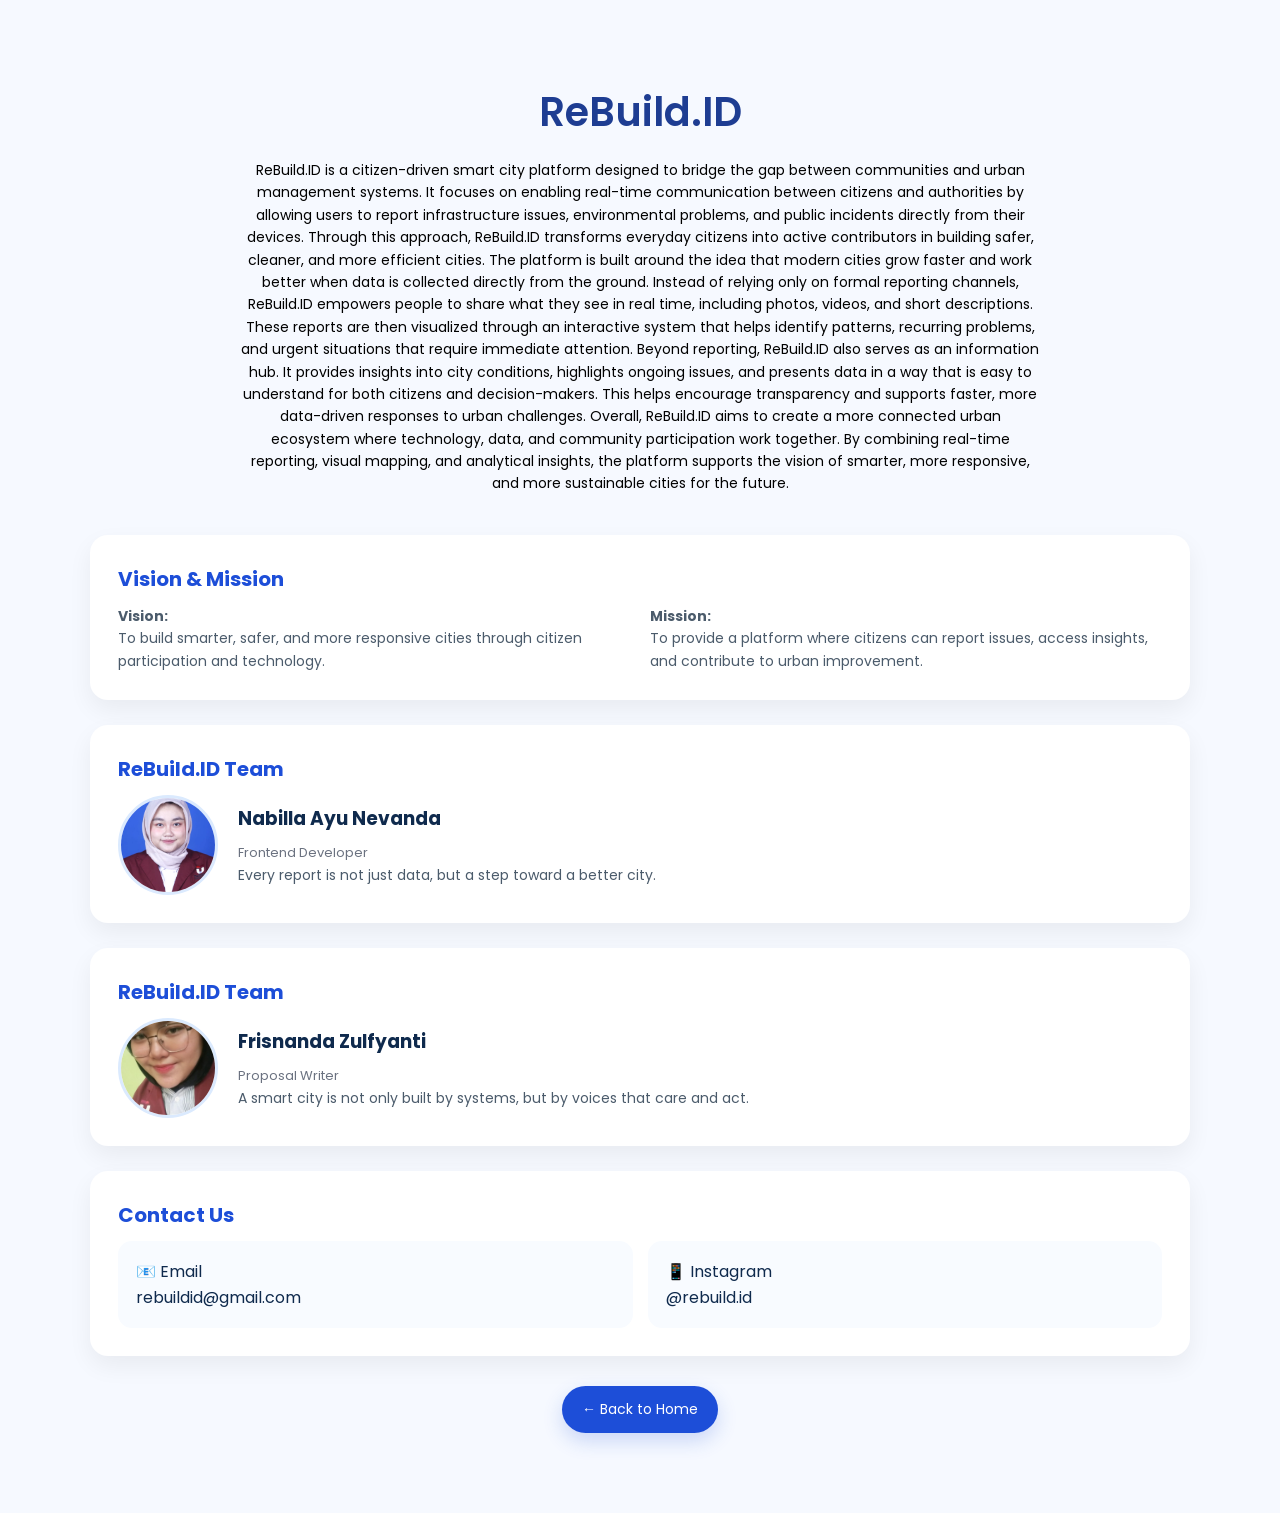
<file: about.html>
<!doctype html>
<html lang="en">
  <head>
    <meta charset="UTF-8" />
    <meta name="viewport" content="width=device-width, initial-scale=1.0" />
    <title>About - ReBuild.ID</title>

    <link
      href="https://fonts.googleapis.com/css2?family=Poppins:wght@300;400;500;600&display=swap"
      rel="stylesheet"
    />

    <style>
      * {
        margin: 0;
        padding: 0;
        box-sizing: border-box;
        font-family: "Poppins", sans-serif;
      }
      body {
        background: #f6f9ff;
        color: #0f2a4d;
        line-height: 1.6;
      }
      section {
        padding: 80px 20px;
      }
      .container {
        max-width: 1100px;
        margin: auto;
      }
      .title {
        text-align: center;
        margin-bottom: 40px;
      }
      .title h1 {
        font-size: 40px;
        color: #1e3d92;
        font-weight: 600;
      }
      .title p {
        max-width: 800px;
        margin: 15px auto 0;
        font-size: 14px;
        color: #000000;
      }
      .card {
        background: #fff;
        border-radius: 18px;
        padding: 28px;
        margin-bottom: 25px;
        box-shadow: 0 10px 25px rgba(0, 0, 0, 0.06);
        transition: 0.3s;
      }

      .card:hover {
        transform: translateY(-5px);
        box-shadow: 0 18px 35px rgba(0, 0, 0, 0.1);
      }

      .card h2 {
        color: #1d4ed8;
        margin-bottom: 10px;
        font-size: 20px;
      }

      .card p {
        font-size: 14px;
        color: #4b5b6b;
      }

      .vm-grid {
        display: grid;
        grid-template-columns: 1fr 1fr;
        gap: 20px;
      }

      .dev {
        display: flex;
        gap: 20px;
        align-items: center;
      }

      .dev img {
        width: 100px;
        height: 100px;
        border-radius: 50%;
        object-fit: cover;
        border: 3px solid #dbeafe;
      }

      .dev-info h3 {
        margin-bottom: 5px;
      }

      .dev-info span {
        font-size: 13px;
        color: #6b7280;
      }
      .contact {
        display: grid;
        grid-template-columns: 1fr 1fr;
        gap: 15px;
      }

      .contact-box {
        background: #f8fbff;
        padding: 18px;
        border-radius: 14px;
        transition: 0.3s;
      }

      .contact-box:hover {
        transform: translateY(-4px);
      }
      @media (max-width: 768px) {
        .vm-grid {
          grid-template-columns: 1fr;
        }

        .contact {
          grid-template-columns: 1fr;
        }

        .dev {
          flex-direction: column;
          text-align: center;
        }

        .title h1 {
          font-size: 28px;
        }
      }
      .back-home {
        text-align: center;
        margin-top: 30px;
      }

      .back-btn {
        display: inline-block;
        padding: 12px 20px;
        background: #1d4ed8;
        color: white;
        text-decoration: none;
        border-radius: 30px;
        font-size: 14px;
        transition: 0.3s ease;
        box-shadow: 0 8px 20px rgba(29, 78, 216, 0.2);
      }

      .back-btn:hover {
        background: #0f2a4d;
        transform: translateY(-3px);
        box-shadow: 0 12px 25px rgba(15, 42, 77, 0.25);
      }
    </style>
  </head>
  <body>
    <section>
      <div class="container">
        <div class="title">
          <h1>ReBuild.ID</h1>

          <p>
            ReBuild.ID is a citizen-driven smart city platform designed to
            bridge the gap between communities and urban management systems. It
            focuses on enabling real-time communication between citizens and
            authorities by allowing users to report infrastructure issues,
            environmental problems, and public incidents directly from their
            devices. Through this approach, ReBuild.ID transforms everyday
            citizens into active contributors in building safer, cleaner, and
            more efficient cities. The platform is built around the idea that
            modern cities grow faster and work better when data is collected
            directly from the ground. Instead of relying only on formal
            reporting channels, ReBuild.ID empowers people to share what they
            see in real time, including photos, videos, and short descriptions.
            These reports are then visualized through an interactive system that
            helps identify patterns, recurring problems, and urgent situations
            that require immediate attention. Beyond reporting, ReBuild.ID also
            serves as an information hub. It provides insights into city
            conditions, highlights ongoing issues, and presents data in a way
            that is easy to understand for both citizens and decision-makers.
            This helps encourage transparency and supports faster, more
            data-driven responses to urban challenges. Overall, ReBuild.ID aims
            to create a more connected urban ecosystem where technology, data,
            and community participation work together. By combining real-time
            reporting, visual mapping, and analytical insights, the platform
            supports the vision of smarter, more responsive, and more
            sustainable cities for the future.
          </p>
        </div>
        <div class="card">
          <h2>Vision & Mission</h2>

          <div class="vm-grid">
            <p>
              <b>Vision:</b><br />
              To build smarter, safer, and more responsive cities through
              citizen participation and technology.
            </p>

            <p>
              <b>Mission:</b><br />
              To provide a platform where citizens can report issues, access
              insights, and contribute to urban improvement.
            </p>
          </div>
        </div>
        <div class="card">
          <h2>ReBuild.ID Team</h2>

          <div class="dev">
            <img src="dev.jpeg" />

            <div class="dev-info">
              <h3>Nabilla Ayu Nevanda</h3>
              <span>Frontend Developer</span>

              <p>
                Every report is not just data, but a step toward a better city.
              </p>
            </div>
          </div>
        </div>
        <div class="card">
          <h2>ReBuild.ID Team</h2>

          <div class="dev">
            <img src="dev2.png" />

            <div class="dev-info">
              <h3>Frisnanda Zulfyanti</h3>
              <span>Proposal Writer</span>

              <p>
                A smart city is not only built by systems, but by voices that care and act.
              </p>
            </div>
          </div>
        </div>

        <div class="card">
          <h2>Contact Us</h2>

          <div class="contact">
            <div class="contact-box">
              📧 Email<br />
              rebuildid@gmail.com
            </div>

            <div class="contact-box">
              📱 Instagram<br />
              @rebuild.id
            </div>
          </div>
        </div>
        <div class="back-home">
          <a href="index.html" class="back-btn">← Back to Home</a>
        </div>
      </div>
    </section>
  </body>
</html>
</file>
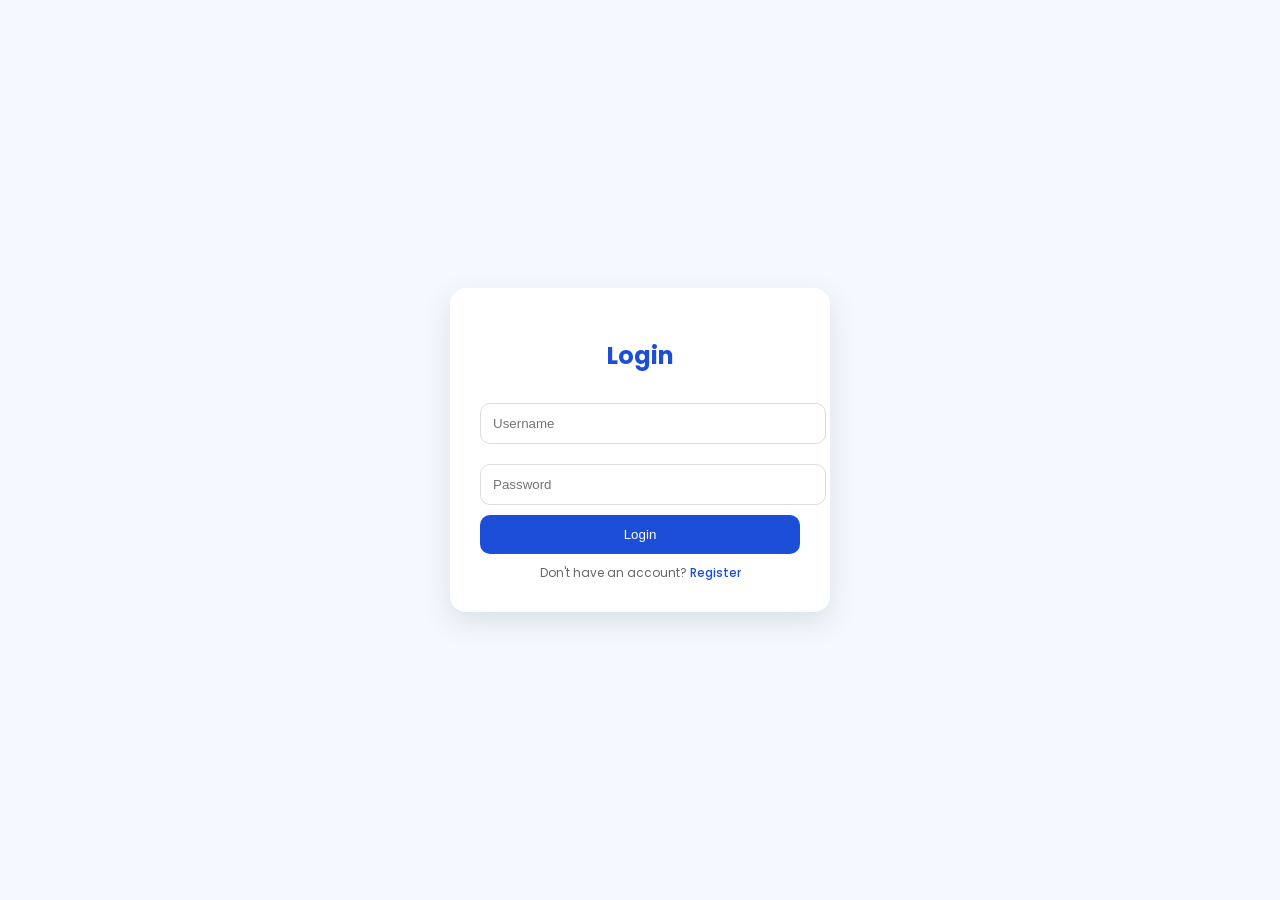
<file: login.html>
<!doctype html>
<html lang="en">
<head>
<meta charset="UTF-8" />
<meta name="viewport" content="width=device-width, initial-scale=1.0"/>
<title>Login - ReBuild.ID</title>
<link href="https://fonts.googleapis.com/css2?family=Poppins:wght@300;400;500;600&display=swap" rel="stylesheet">
<style>
body{
  margin:0;
  font-family:"Poppins",sans-serif;
  background:#f4f8ff;
  display:flex;
  justify-content:center;
  align-items:center;
  height:100vh;
}
.login-box{
  background:#fff;
  padding:30px;
  border-radius:16px;
  box-shadow:0 10px 30px rgba(0,0,0,0.1);
  width:320px;
}
.login-box h2{
  text-align:center;
  margin-bottom:20px;
  color:#1d4ed8;
}
input{
  width:100%;
  padding:12px;
  margin:10px 0;
  border:1px solid #ddd;
  border-radius:10px;
  outline:none;
}
button{
  width:100%;
  padding:12px;
  border:none;
  border-radius:10px;
  background:#1d4ed8;
  color:white;
  cursor:pointer;
  transition:0.3s;
}
button:hover{
  background:#0f2a4d;
}
.small{
  text-align:center;
  margin-top:10px;
  font-size:12px;
  color:#666;
}
.small a{
  color:#1d4ed8;
  text-decoration:none;
  font-weight:500;
}
.small a:hover{
  text-decoration:underline;
}
</style>
</head>
<body>
<div class="login-box">
  <h2>Login</h2>
  <input type="text" id="username" placeholder="Username">
  <input type="password" id="password" placeholder="Password">
  <button onclick="login()">Login</button>
  <div class="small">
  Don't have an account?
  <a href="register.html">Register</a>
</div>
</div>
<script>
function login(){
  const user = document.getElementById("username").value;
  const pass = document.getElementById("password").value;
  if(user && pass){
    alert("Login successful!");
    window.location.href = "index.html";
  }else{
    alert("Please fill in all fields!");
  }
}
function login(){
  const user = document.getElementById("username").value;
  const pass = document.getElementById("password").value;
  if(user && pass){
    localStorage.setItem("userRole","user");
    localStorage.setItem("username",user);
    window.location.href = "index.html";
  } else {
    alert("Please fill in all fields!");
  }
}
</script>
</body>
</html>
</file>
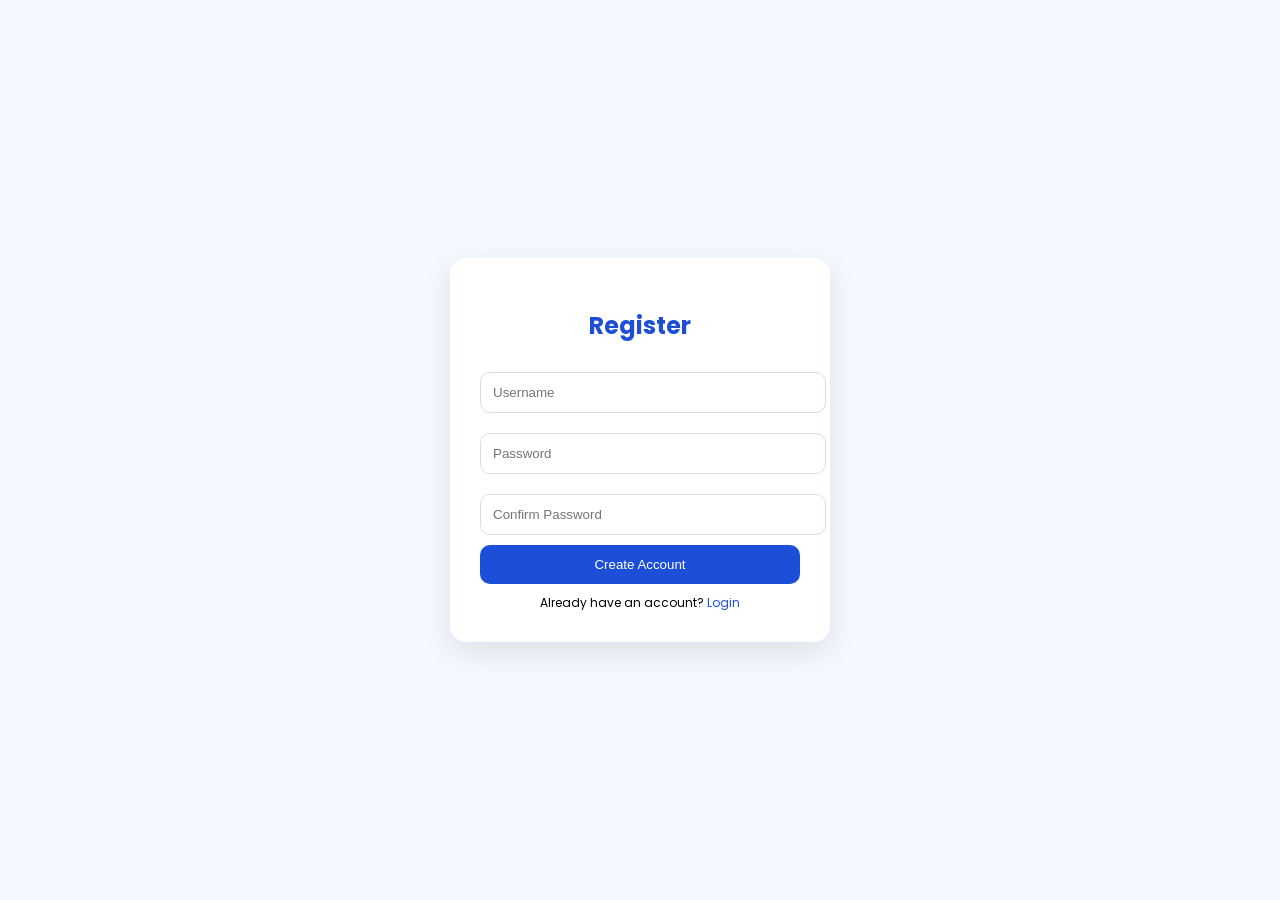
<file: register.html>
<!doctype html>
<html lang="en">
  <head>
    <meta charset="UTF-8" />
    <meta name="viewport" content="width=device-width, initial-scale=1.0" />
    <title>Register - ReBuild.ID</title>

    <link
      href="https://fonts.googleapis.com/css2?family=Poppins:wght@300;400;500;600&display=swap"
      rel="stylesheet"
    />

    <style>
      body {
        margin: 0;
        font-family: "Poppins", sans-serif;
        background: #f4f8ff;
        display: flex;
        justify-content: center;
        align-items: center;
        height: 100vh;
      }

      .box {
        background: #fff;
        padding: 30px;
        border-radius: 16px;
        box-shadow: 0 10px 30px rgba(0, 0, 0, 0.1);
        width: 320px;
      }

      h2 {
        text-align: center;
        color: #1d4ed8;
      }

      input {
        width: 100%;
        padding: 12px;
        margin: 10px 0;
        border: 1px solid #ddd;
        border-radius: 10px;
      }

      button {
        width: 100%;
        padding: 12px;
        border: none;
        border-radius: 10px;
        background: #1d4ed8;
        color: white;
        cursor: pointer;
      }

      button:hover {
        background: #0f2a4d;
      }

      .small {
        text-align: center;
        margin-top: 10px;
        font-size: 12px;
      }
      .small a {
        color: #1d4ed8;
        text-decoration: none;
      }
    </style>
  </head>
  <body>
    <div class="box">
      <h2>Register</h2>

      <input type="text" placeholder="Username" />
      <input type="password" placeholder="Password" />
      <input type="password" placeholder="Confirm Password" />

      <button onclick="register()">Create Account</button>

      <div class="small">
        Already have an account? <a href="login.html">Login</a>
      </div>
    </div>
    <script>
      function register() {
        alert("Account created successfully!");
        window.location.href = "login.html";
      }
      function register() {
        const inputs = document.querySelectorAll("input");
        const user = inputs[0].value;
        const pass = inputs[1].value;
        const confirm = inputs[2].value;
        if (pass !== confirm) {
          alert("Passwords do not match!");
          return;
        }
        localStorage.setItem("userRole", "user");
        localStorage.setItem("username", user);
        window.location.href = "index.html";
      }
    </script>
  </body>
</html>
</file>
